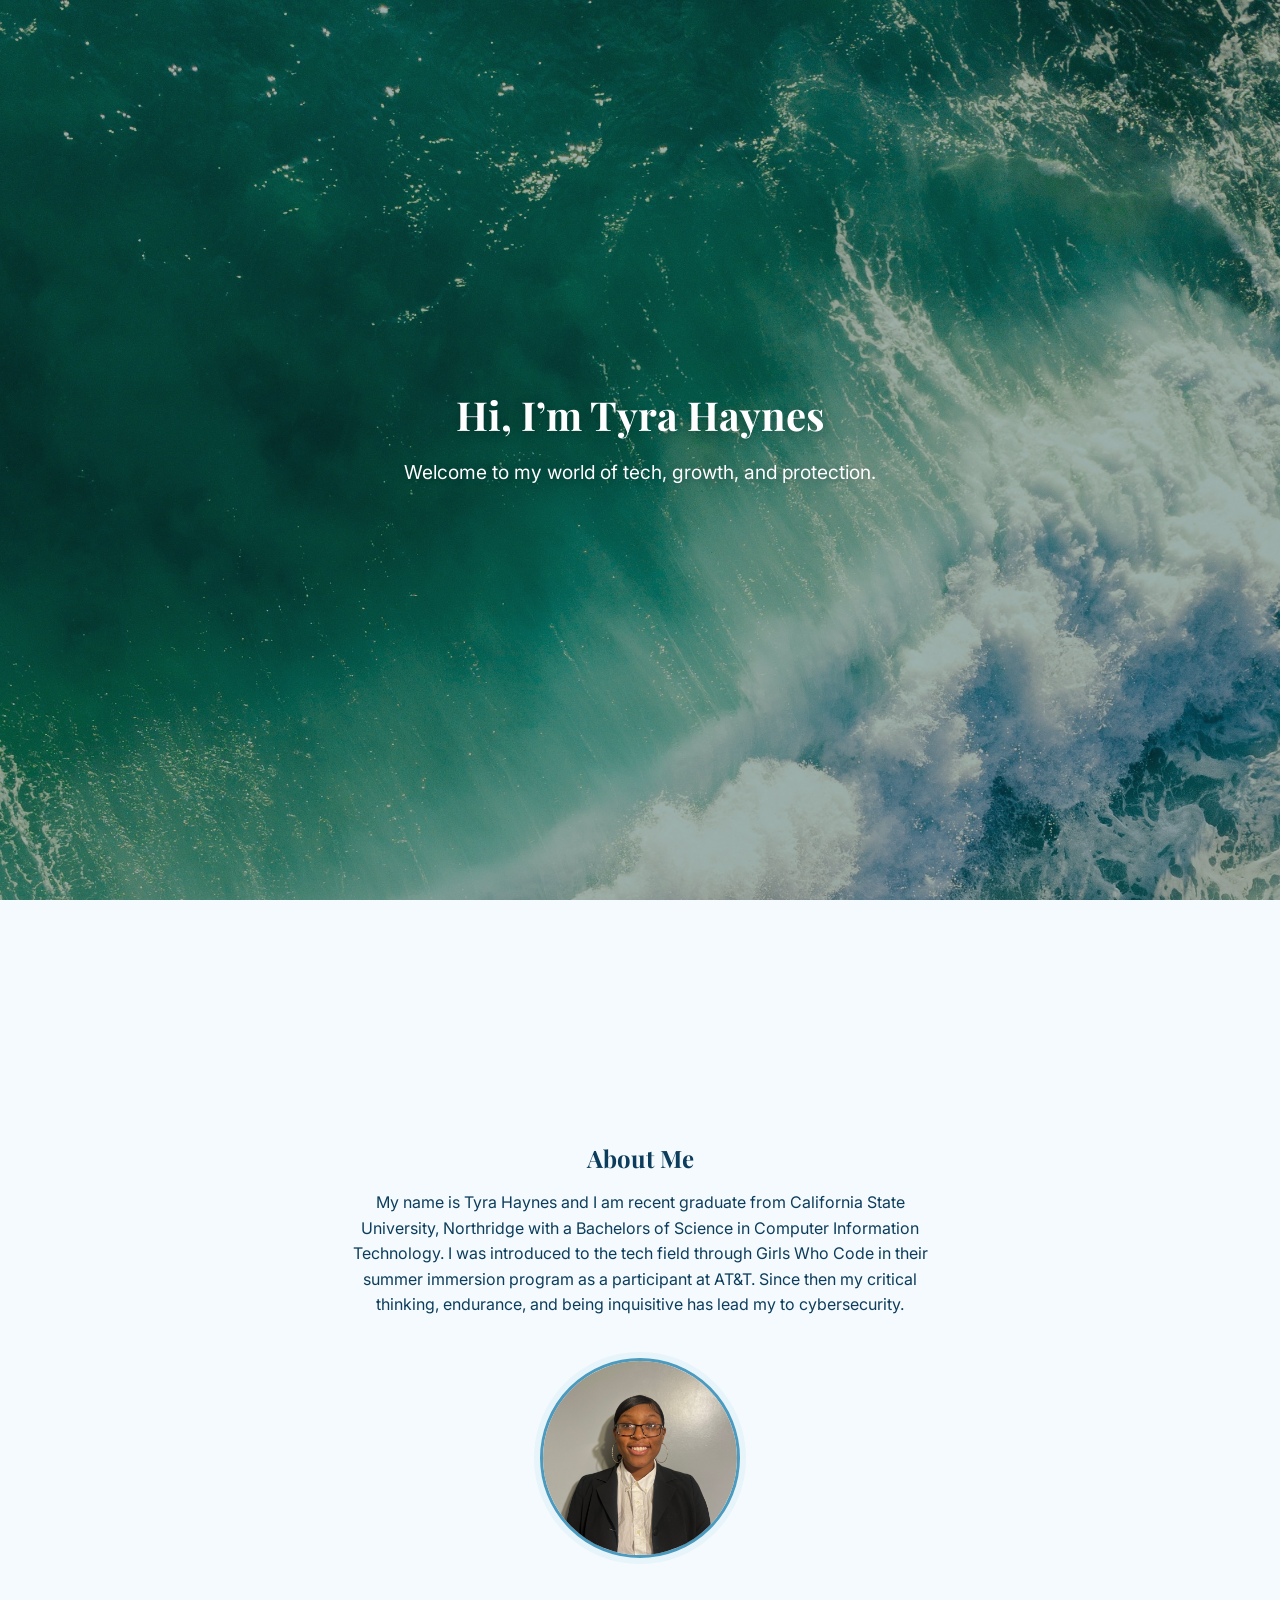
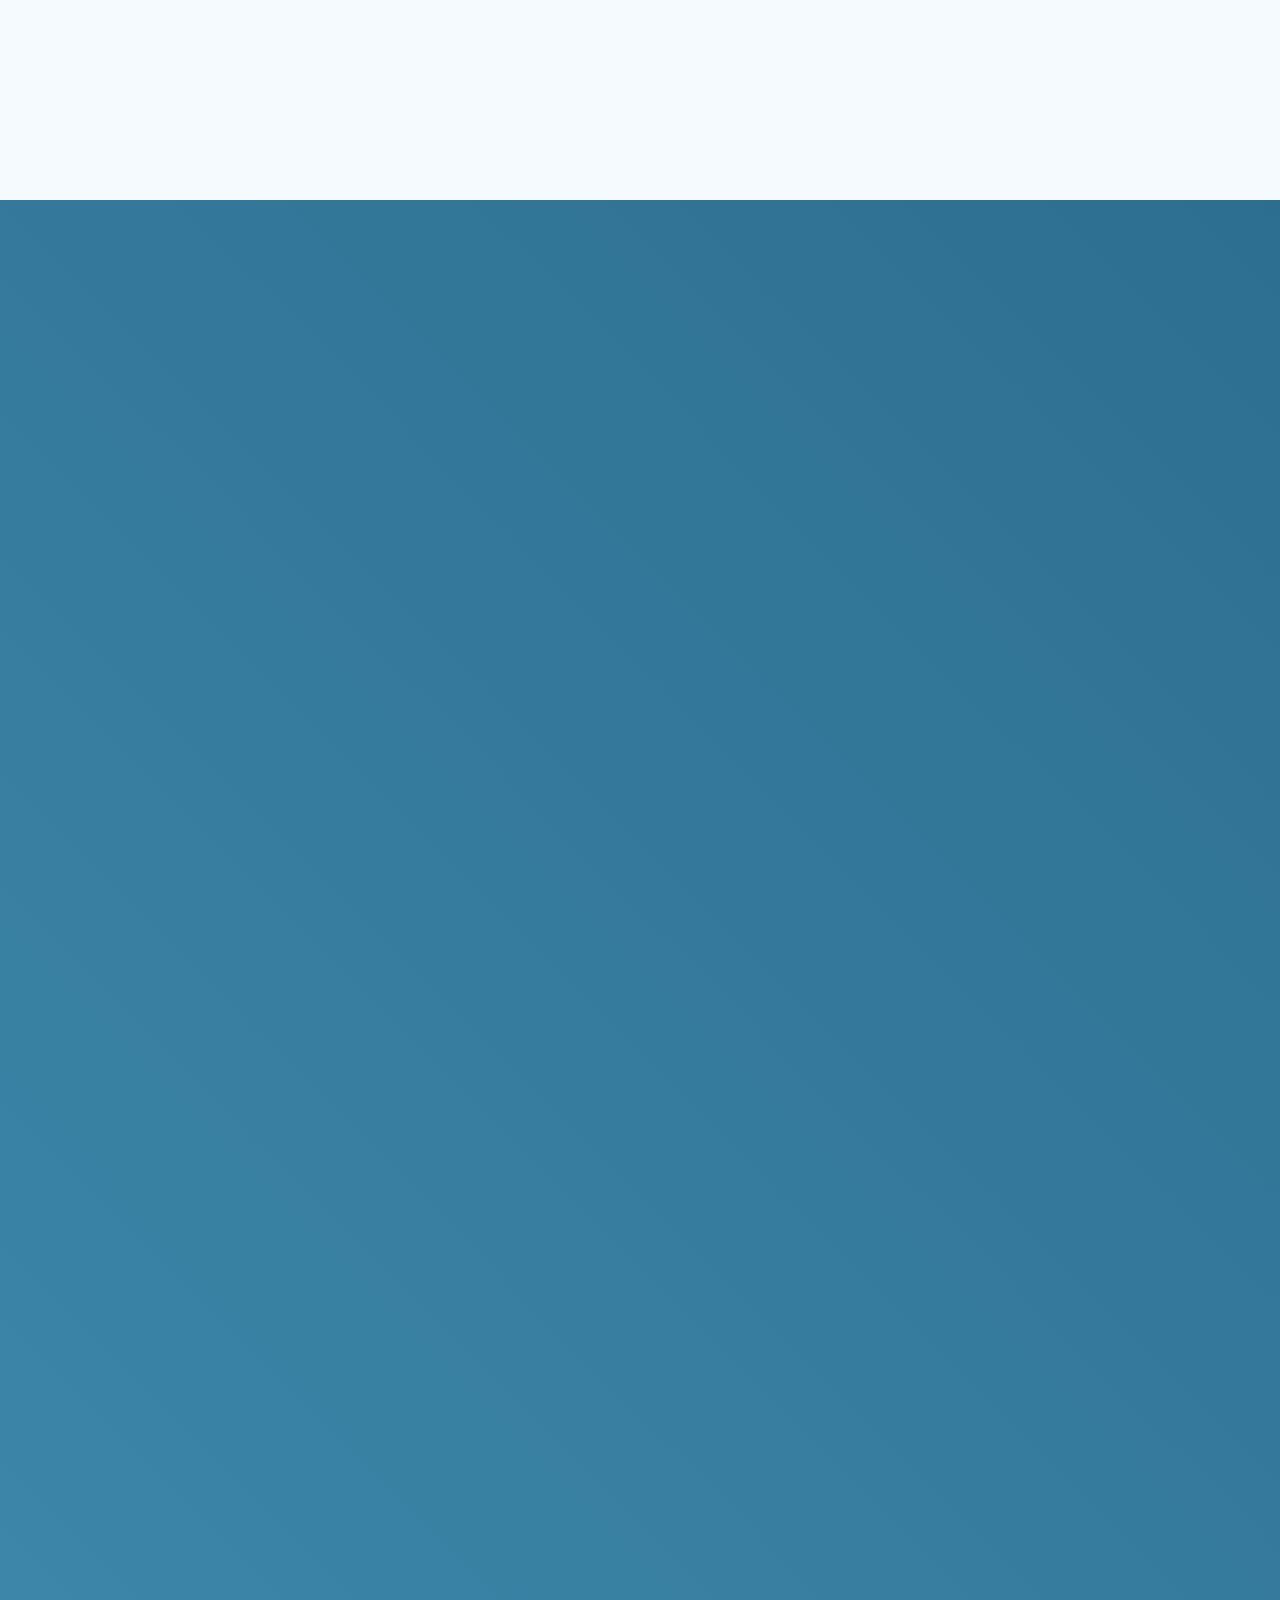
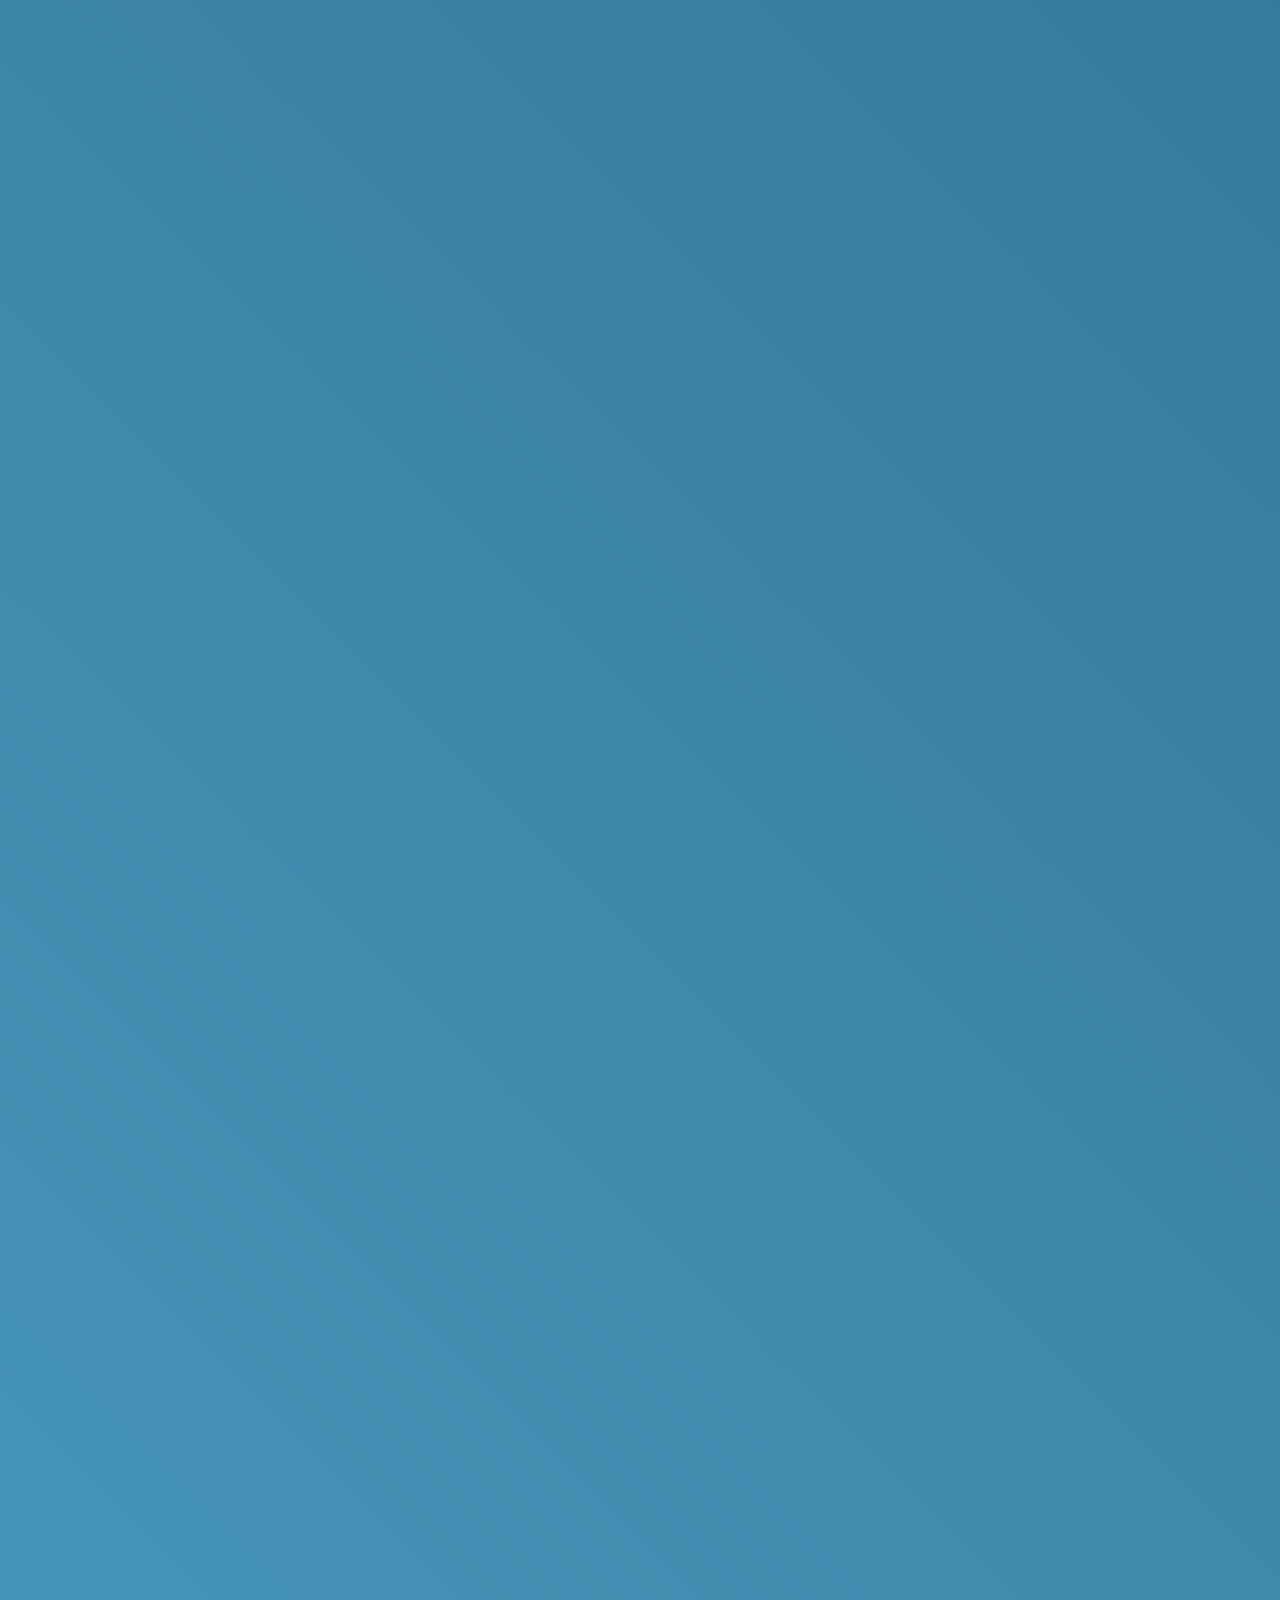
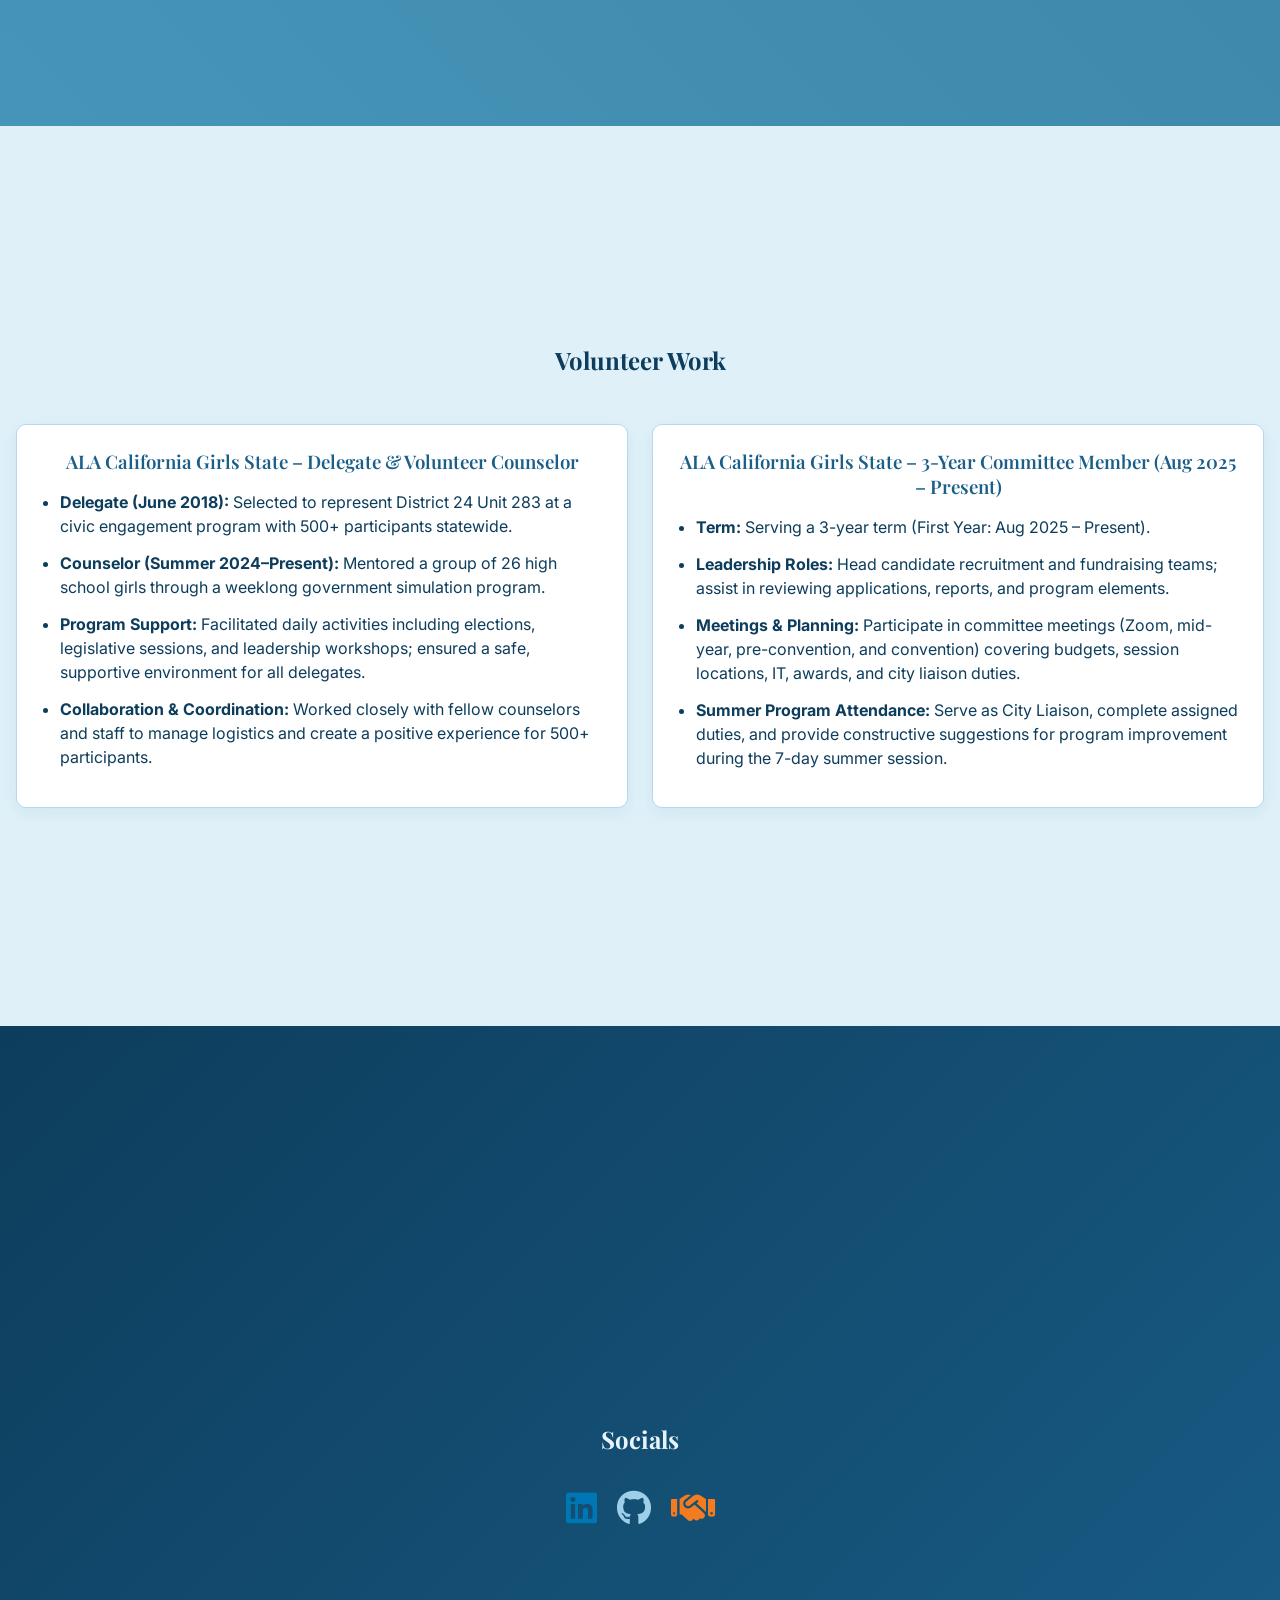
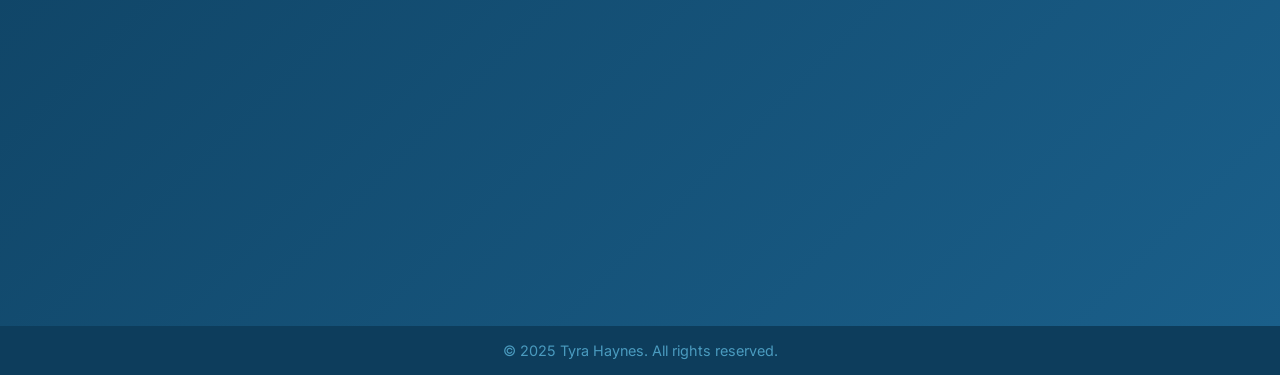
<file: index.html>
<!DOCTYPE html>
<html lang="en">
<head>
  <meta charset="UTF-8">
  <meta name="viewport" content="width=device-width, initial-scale=1.0">
  <title>Tyra Haynes - Cybersecurity Specialist</title>

  <link rel="icon" href="favicon-32x32.png" type="image/png">
<link rel="apple-touch-icon" href="favicon-32x32.png">

  <link rel="stylesheet" href="style.css">
  <link rel="stylesheet" href="https://cdnjs.cloudflare.com/ajax/libs/font-awesome/6.5.0/css/all.min.css">
</head>
<body>

  <!-- Hero -->
  <section id="hero">
    <h1>Hi, I’m Tyra Haynes</h1>
    <p>Welcome to my world of tech, growth, and protection.</p>
  </section>

  <!-- About -->
  <section id="about">
    <h2>About Me</h2>
    <p>My name is Tyra Haynes and I am recent graduate from California State University, Northridge with a Bachelors of Science in Computer Information Technology. I was introduced to the tech field through Girls Who Code in their summer immersion program as a participant at AT&T. Since then my critical thinking, endurance, and being inquisitive has lead my to cybersecurity.</p>
    <img src="Tyra.jpeg" alt="Tyra Haynes">
  </section>

  <!-- Experience -->
  <section id="experience">
    <h2>Experience</h2>
    <div class="experience-cards">
      <div class="card">
        <h3>UNITE-LA</h3>
        <h4>Step Into Tech - Intern</h4>
        <p>March 2026 - Present </p>
        <p>Provided real-time technical support for remote depositions, ensured smooth virtual operations, guided clients on online platforms, and delivered professional, high-quality customer service in fast-paced environments.</p>
      </div>
      <div class="card">
        <h3>Steno</h3>
        <h4>Virtual Tech Assistant</h4>
        <p>March 2022 - March 2023</p>
        <p>Provided real-time technical support for remote depositions, ensured smooth virtual operations, guided clients on online platforms, and delivered professional, high-quality customer service in fast-paced environments.</p>
      </div>
      <div class="card">
        <h3>Allied Universal</h3>
        <h4>Security Professional</h4>
        <p>February 2020 - March 2022</p>
        <p>Monitored security systems and CCTV, controlled daily facility access, conducted tech-assisted patrols, and prepared detailed incident reports while responding promptly to incidents.</p>
      </div>
      <div class="card">
        <h3>TEMS Hearing</h3>
        <h4>Customer Service Representative</h4>
        <p>August 2019 - February 2022</p>
        <p>Provided in-person and phone support to clients, managed 30+ daily inquiries, scheduled appointments, maintained accurate records, ensured confidentiality, and coordinated with staff to resolve issues.</p> 
        </div>
        <div class="card">
        <h3>Girls Who Code</h3>
        <h4>Summer Immersion Program Participant @ AT&T</h4>
        <p>June 2017 - August 2017</p>
        <p>Selected for a computer science training program and learned HTML, CSS, Python, and Django and built an online website portfolio 
            w/HTML. Attended training sessions at companies like Digital Ventures and Fullscreen Media and also presented Teen Connectory website to AT&T software engineers. </p>
      </div>
    </div>
  </section>
  <!--Certificates-->
 <section id="certifications">
  <h2>Badges</h2>
  <div class="certs-grid">

    <a href="https://www.credly.com/badges/d08cc461-3a2a-4dc6-bef7-b8f32efce61c/public_url" target="_blank" class="cert-card">
      <h3>AWS Academy Graduate – Cloud Foundations</h3>
      <p class="cert-issuer">Amazon Web Services</p>
      <p class="cert-date">May 2024</p>
      <span class="cert-tag">Cloud</span>
    </a>

    <a href="https://www.credly.com/badges/6a06850d-87e0-4e56-ad29-05bdb4d86b0e/public_url" target="_blank" class="cert-card">
      <h3>Google Project Management Professional Certificate</h3>
      <p class="cert-issuer">Google / Coursera</p>
      <p class="cert-date">Feb 2022</p>
      <span class="cert-tag">Project Management</span>
    </a>



    <a href="https://www.credly.com/badges/a101aa54-0ed1-42d0-b99a-725112e15bdf/public_url" target="_blank" class="cert-card">
      <h3>Introduction to Cybersecurity</h3>
      <p class="cert-issuer">Cisco</p>
      <p class="cert-date">Mar 2026</p>
      <span class="cert-tag">Cybersecurity</span>
    </a>

    <a href="https://www.credly.com/badges/845a7a31-f7f7-4deb-ba48-790ed21aa41a/public_url" target="_blank" class="cert-card">
      <h3>Introduction to Data Science</h3>
      <p class="cert-issuer">Cisco</p>
      <p class="cert-date">Mar 2026</p>
      <span class="cert-tag">Data</span>
    </a>

    <a href="https://www.credly.com/badges/e3be06fa-6c5f-46f2-8f30-e147c1c2dc3c/public_url" target="_blank" class="cert-card">
      <h3>Computer Hardware Basics</h3>
      <p class="cert-issuer">Cisco</p>
      <p class="cert-date">Mar 2026</p>
      <span class="cert-tag">Hardware</span>
    </a>

    <a href="https://www.credly.com/badges/42262f83-6ff0-461f-910d-8377a51e8bbe/public_url" target="_blank" class="cert-card">
      <h3>Introduction to Modern AI</h3>
      <p class="cert-issuer">Cisco</p>
      <p class="cert-date">Apr 2026</p>
      <span class="cert-tag">AI</span>
    </a>

  </div>
</section>

  <!-- Projects -->
  <section id="projects">
    <h2>Projects</h2>
    <div class="projects-grid">
      <div class="project-card">
        <div class="project-info">
          <h3>NexSecure</h3>
          <p>Designed and implemented a secure network infrastructure with VLAN segmentation and ACL-based access control. Configured routers, switches, and firewalls to meet compliance standards.</p>
        </div>
      </div>
      <div class="project-card">
        <div class="project-info">
          <h3>AWS-Hosted Web Application</h3>
          <p>Deployed a secure, scalable web app using AWS EC2, S3, and RDS. Implemented encryption, load balancing, and auto-scaling.</p>
        </div>
      </div>
    </div>
  </section>
  
  <!-- Volunteer -->
<section id="volunteer">
  <h2>Volunteer Work</h2>
  <div class="volunteer-cards">
    <div class="card">
      <h3>ALA California Girls State – Delegate & Volunteer Counselor</h3>
      <ul>
        <li><strong>Delegate (June 2018):</strong> Selected to represent District 24 Unit 283 at a civic engagement program with 500+ participants statewide.</li>
        <li><strong>Counselor (Summer 2024–Present):</strong> Mentored a group of 26 high school girls through a weeklong government simulation program.</li>
        <li><strong>Program Support:</strong> Facilitated daily activities including elections, legislative sessions, and leadership workshops; ensured a safe, supportive environment for all delegates.</li>
        <li><strong>Collaboration & Coordination:</strong> Worked closely with fellow counselors and staff to manage logistics and create a positive experience for 500+ participants.</li>
      </ul>
    </div>
    <div class="card">
        <h3>ALA California Girls State – 3-Year Committee Member (Aug 2025 – Present)</h3>
         <ul>
        <li><strong>Term:</strong> Serving a 3-year term (First Year: Aug 2025 – Present).</li>
        <li><strong>Leadership Roles:</strong> Head candidate recruitment and fundraising teams; assist in reviewing applications, reports, and program elements.</li>
         <li><strong>Meetings & Planning:</strong> Participate in committee meetings (Zoom, mid-year, pre-convention, and convention) covering budgets, session locations, IT, awards, and city liaison duties.</li>
         <li><strong>Summer Program Attendance:</strong> Serve as City Liaison, complete assigned duties, and provide constructive suggestions for program improvement during the 7-day summer session.</li>
     </ul>
    </div>
  </div>
</section>

  <!-- Contact -->
 <section id="contact">
  <h2>Socials</h2>
  <div class="contact-icons">
    <a href="https://www.linkedin.com/in/tyra-haynes-11b16b142" target="_blank">
      <i class="fab fa-linkedin"></i>
    </a>
    <a href="https://github.com/tyrahaynes" target="_blank">
      <i class="fab fa-github"></i>
    </a>
    <a href="https://app.joinhandshake.com/profiles/zrj7mc" target="_blank">
      <i class="fas fa-handshake"></i>
    </a>
  </div>
</section>



  <footer>
    &copy; 2025 Tyra Haynes. All rights reserved.
  </footer>

  <script src="script.js"></script>
</body>
</html>
</file>
<file: style.css>
@import url('https://fonts.googleapis.com/css2?family=Playfair+Display:wght@400;600&family=Inter:wght@400;500&display=swap');

* { box-sizing: border-box; margin: 0; padding: 0; }
html { scroll-behavior: smooth; }
body { font-family: 'Inter', sans-serif; color: #0d3d5c; }
a { text-decoration: none; color: inherit; }

h1, h2 { font-family: 'Playfair Display', serif; margin-bottom: 1rem; }
p { max-width: 600px; margin-bottom: 1.5rem; line-height: 1.6; }

section {
  min-height: 100vh;
  display: flex;
  flex-direction: column;
  justify-content: center;
  align-items: center;
  padding: 2rem;
  text-align: center;
  opacity: 0;
  transform: translateY(20px);
  transition: all 0.8s ease-in-out;
}
section.visible { opacity: 1; transform: translateY(0); }

@keyframes gradientAnimation {
  0% { background-position: 0% 50%; }
  50% { background-position: 100% 50%; }
  100% { background-position: 0% 50%; }
}
body {
  background: linear-gradient(45deg, #0d3d5c, #1a5f8a, #4a9bbf, #0d3d5c);
  background-size: 400% 400%;
  animation: gradientAnimation 15s ease infinite;
}

#hero {
  background-image: url('ocean.jpg'); /* make sure ocean.jpg is in the same folder as your HTML */
  background-size: cover;
  background-position: center top;
  background-repeat: no-repeat;
  position: relative;
  color: #fff;
}

/* Deep teal overlay — pulls from the wave colors in your photo */
#hero::before {
  content: '';
  position: absolute;
  inset: 0;
  background: rgba(10, 60, 55, 0.40);
  z-index: 0;
}

/* Lift all hero content above the overlay */
#hero * {
  position: relative;
  z-index: 1;
}

#hero h1 { 
  font-size: 2.5rem; 
  color: #ffffff; 
  text-shadow: 0 2px 12px rgba(0,0,0,0.25);
}

#hero p { 
  font-size: 1.2rem; 
  color: #ffffff;
  text-shadow: 0 1px 8px rgba(0,0,0,0.2);
}

#hero .cta-btn {
  display: inline-block;
  padding: 0.75rem 2rem;
  border: 1.5px solid rgba(255,255,255,0.7);
  color: #fff;
  border-radius: 30px;
  letter-spacing: 0.05em;
  backdrop-filter: blur(4px);
  background: rgba(255,255,255,0.1);
  transition: background 0.3s, color 0.3s;
}

#hero .cta-btn:hover {
  background: rgba(255,255,255,0.25);
  color: #fff;
}

#about { background: #f4fafd; color: #0d3d5c; }
#about img {
  width: 200px; height: 200px;
  border-radius: 50%; margin-top: 1rem;
  object-fit: cover;
  border: 3px solid #4a9bbf;
  box-shadow: 0 0 0 6px #9dd0e828;
}

#experience { background: #dff0f8; color: #0d3d5c; }
.experience-cards {
  display: grid;
  grid-template-columns: repeat(auto-fit, minmax(250px, 1fr));
  gap: 1.5rem; margin-top: 2rem;
}
.card {
  background: #fff; padding: 1.5rem;
  border-radius: 10px;
  border: 0.5px solid #b8d8ee;
  box-shadow: 0 5px 15px rgba(74,155,191,0.1);
  transition: transform 0.3s, box-shadow 0.3s;
}
.card:hover {
  transform: translateY(-5px);
  box-shadow: 0 10px 25px rgba(74,155,191,0.2);
}

#projects { background: #f4fafd; color: #0d3d5c; }
.projects-grid {
  display: grid;
  grid-template-columns: repeat(auto-fit, minmax(250px, 1fr));
  gap: 1.5rem; margin-top: 2rem;
}
.project-card {
  background: #fff; border-radius: 10px; overflow: hidden;
  border-top: 3px solid #1a5f8a;
  box-shadow: 0 5px 15px rgba(74,155,191,0.1);
  transition: transform 0.3s, box-shadow 0.3s;
}
.project-card:hover {
  transform: translateY(-5px);
  box-shadow: 0 10px 25px rgba(74,155,191,0.2);
}
.project-card img { width: 100%; height: 150px; object-fit: cover; }
.project-card .project-info { padding: 1rem; }
#certifications { background: #dff0f8; color: #0d3d5c; }

.certs-grid {
  display: grid;
  grid-template-columns: repeat(auto-fit, minmax(240px, 1fr));
  gap: 1.5rem;
  margin-top: 2rem;
  width: 100%;
  max-width: 860px;
}

.cert-card {
  background: #fff;
  padding: 1.5rem;
  border-radius: 10px;
  border: 0.5px solid #b8d8ee;
  box-shadow: 0 5px 15px rgba(74,155,191,0.1);
  text-align: left;
  transition: transform 0.3s, box-shadow 0.3s;
}

.cert-card:hover {
  transform: translateY(-5px);
  box-shadow: 0 10px 25px rgba(74,155,191,0.2);
}

.cert-card h3 {
  font-size: 14px;
  font-weight: 500;
  color: #0d3d5c;
  margin: 0 0 6px;
  line-height: 1.4;
}

.cert-issuer {
  font-size: 13px;
  color: #1a5f8a;
  margin: 0 0 4px;
}

.cert-date {
  font-size: 12px;
  color: #4a9bbf;
  margin: 0;
}

.cert-tag {
  display: inline-block;
  margin-top: 10px;
  font-size: 11px;
  padding: 2px 10px;
  border-radius: 30px;
  background: #dff0f8;
  color: #1a5f8a;
}
#volunteer { background: #dff0f8; color: #0d3d5c; padding: 2rem 1rem; }
.volunteer-cards {
  display: grid;
  grid-template-columns: repeat(auto-fit, minmax(300px, 1fr));
  gap: 1.5rem; margin-top: 2rem;
}
#volunteer ul { text-align: left; margin-top: 1rem; padding-left: 1.2rem; }
#volunteer li { margin-bottom: 0.8rem; line-height: 1.5; }
#volunteer h3 {
  text-align: center; margin-bottom: 1rem;
  font-weight: 600; font-family: 'Playfair Display', serif; color: #1a5f8a;
}

#contact { background: linear-gradient(135deg, #0d3d5c, #1a5f8a); color: #e8f4fb; }
.contact-icons { display: flex; justify-content: center; gap: 20px; font-size: 2.2rem; margin-top: 1rem; }
.contact-icons a { color: #9dd0e8; transition: color 0.3s, transform 0.3s; }
.contact-icons a:hover { transform: translateY(-5px); }
.contact-icons a[href*="linkedin"] { color: #0077b5; }
.contact-icons a[href*="github"] { color: #9dd0e8; }
.contact-icons a[href*="joinhandshake"] { color: #f47c20; }

footer { padding: 1rem; text-align: center; font-size: 0.9rem; background: #0d3d5c; color: #4a9bbf; }
</file>
